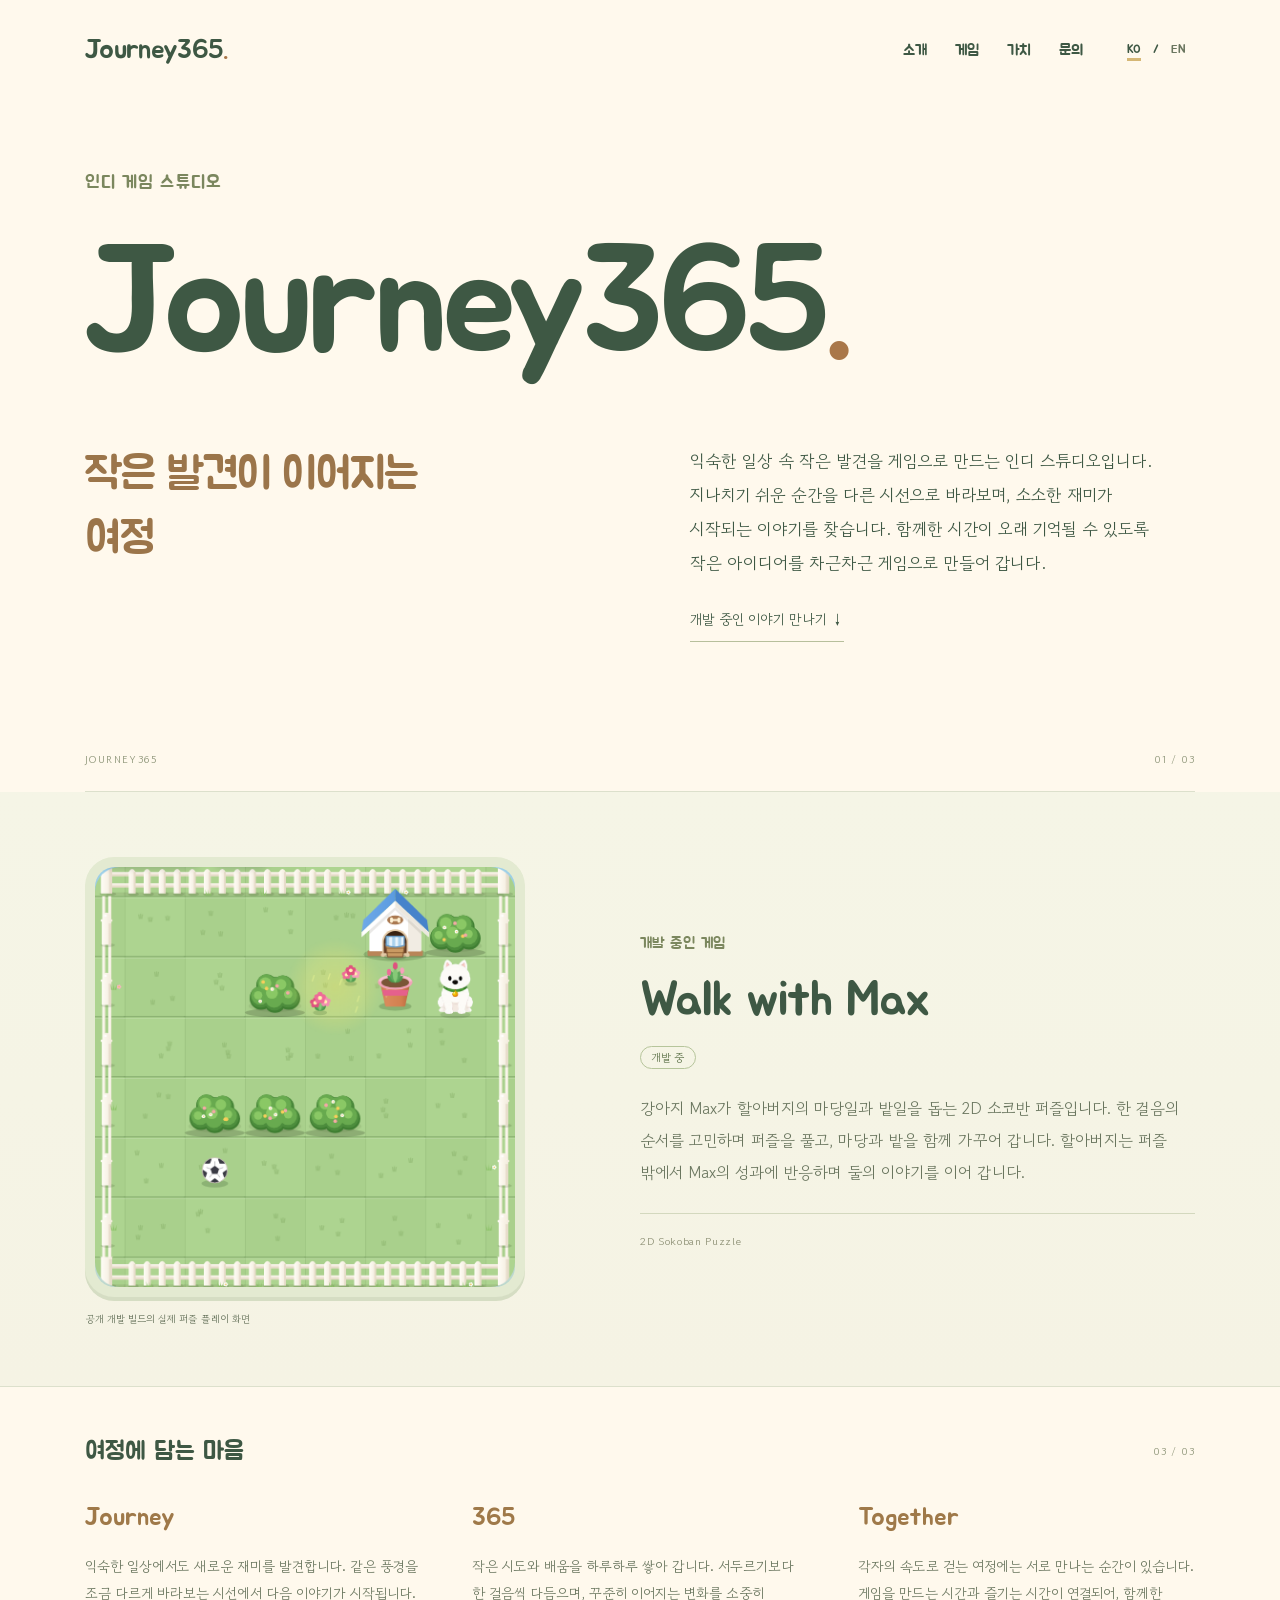
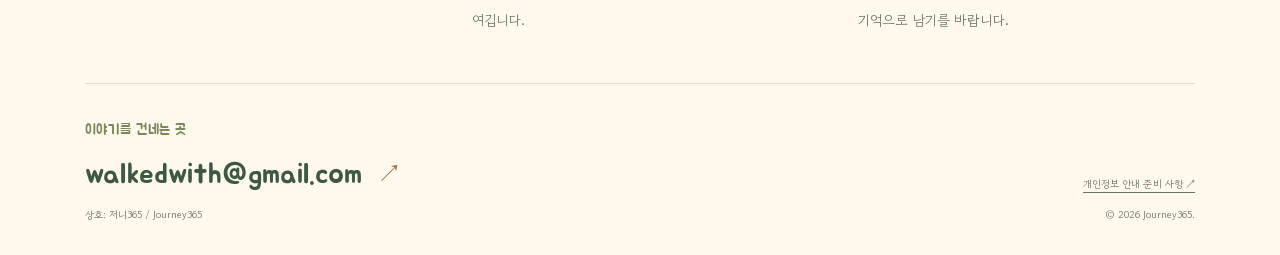
<file: public/index.html>
<!doctype html><html lang="ko"><head><meta charset="utf-8"><meta name="viewport" content="width=device-width,initial-scale=1"><meta name="theme-color" content="#fff9ed"><title>Journey365 · 인디 게임 스튜디오</title><meta name="description" content="저니365 / Journey365. 익숙한 일상에서 작은 재미를 발견하는 인디 게임 스튜디오."><link rel="icon" href="data:,"><link rel="preload" href="assets/fonts/Jua-Regular.ttf" as="font" type="font/ttf" crossorigin><link rel="stylesheet" href="styles.css"><script src="app.js" defer></script></head><body><a class="skip" href="#main" data-i18n="skip">본문으로 건너뛰기</a><header class="header wrap"><a class="brand" href="#main">Journey365<span aria-hidden="true">.</span></a><nav aria-label="Main navigation"><a href="#about" data-i18n="navAboutHome">소개</a><a href="#game" data-i18n="shortNavGame">게임</a><a href="#values" data-i18n="navValuesHome">가치</a><a href="#contact" data-i18n="shortNavContact">문의</a></nav><div class="language" role="group" aria-label="Language"><button type="button" data-lang="ko" aria-pressed="true" aria-label="한국어">KO</button><span aria-hidden="true">/</span><button type="button" data-lang="en" aria-pressed="false" aria-label="English">EN</button></div></header><main id="main"><section id="about" class="hero wrap" aria-labelledby="studio-title"><div class="hero-title"><p class="eyebrow" data-i18n="shortIndie">인디 게임 스튜디오</p><h1 id="studio-title">Journey365<span aria-hidden="true">.</span></h1></div><div class="hero-story"><p class="studio-note" data-i18n="studioNote">작은 발견이 이어지는 여정</p><div class="intro-copy"><p class="tagline" data-i18n="shortIntro">익숙한 일상 속 작은 발견을 게임으로 만드는 인디 스튜디오입니다. 지나치기 쉬운 순간을 다른 시선으로 바라보며, 소소한 재미가 시작되는 이야기를 찾습니다. 함께한 시간이 오래 기억될 수 있도록 작은 아이디어를 차근차근 게임으로 만들어 갑니다.</p><a class="next-link" href="#game" data-i18n="nextGame">개발 중인 이야기 만나기 ↓</a></div></div><div class="hero-bottom" aria-hidden="true"><span>JOURNEY365</span><span>01 / 03</span></div></section><section id="game" class="game-section" aria-labelledby="game-title"><div class="game wrap"><figure><div class="visual"><img src="assets/max-gameplay.png" width="440" height="440" alt="Walk with Max 공개 개발 빌드의 실제 퍼즐 플레이 화면" data-i18n-alt="actualAlt"></div><figcaption data-i18n="actualCaption">공개 개발 빌드의 실제 퍼즐 플레이 화면</figcaption></figure><div class="game-copy"><p class="eyebrow" data-i18n="gameLabel">개발 중인 게임</p><div class="game-heading"><h2 id="game-title" lang="en">Walk with Max</h2><span class="status" data-i18n="status">개발 중</span></div><p class="game-description" data-i18n="shortGame">강아지 Max가 할아버지의 마당일과 밭일을 돕는 2D 소코반 퍼즐입니다. 한 걸음의 순서를 고민하며 퍼즐을 풀고, 마당과 밭을 함께 가꾸어 갑니다. 할아버지는 퍼즐 밖에서 Max의 성과에 반응하며 둘의 이야기를 이어 갑니다.</p><span class="game-genre" lang="en">2D Sokoban Puzzle</span></div></div></section><section id="values" class="values-section wrap" aria-labelledby="values-title"><div class="section-heading"><h2 id="values-title" data-i18n="valuesLabel">여정에 담는 마음</h2><span aria-hidden="true">03 / 03</span></div><div class="values"><p><span lang="en">Journey</span><span data-i18n="shortJourney">익숙한 일상에서도 새로운 재미를 발견합니다. 같은 풍경을 조금 다르게 바라보는 시선에서 다음 이야기가 시작됩니다.</span></p><p><span lang="en">365</span><span data-i18n="shortDaily">작은 시도와 배움을 하루하루 쌓아 갑니다. 서두르기보다 한 걸음씩 다듬으며, 꾸준히 이어지는 변화를 소중히 여깁니다.</span></p><p><span lang="en">Together</span><span data-i18n="shortTogether">각자의 속도로 걷는 여정에는 서로 만나는 순간이 있습니다. 게임을 만드는 시간과 즐기는 시간이 연결되어, 함께한 기억으로 남기를 바랍니다.</span></p></div></section></main><footer id="contact" class="footer wrap"><div><p class="eyebrow" data-i18n="contactLabel">이야기를 건네는 곳</p><a class="email" href="mailto:walkedwith@gmail.com">walkedwith@gmail.com <span aria-hidden="true">↗</span></a><p class="business" data-i18n="shortBusiness">상호: 저니365 / Journey365</p></div><div class="footer-side"><a href="privacy-checklist.html" data-i18n="privacyLink">개인정보 안내 준비 사항 ↗</a><p>© 2026 Journey365.</p></div></footer></body></html>
</file>
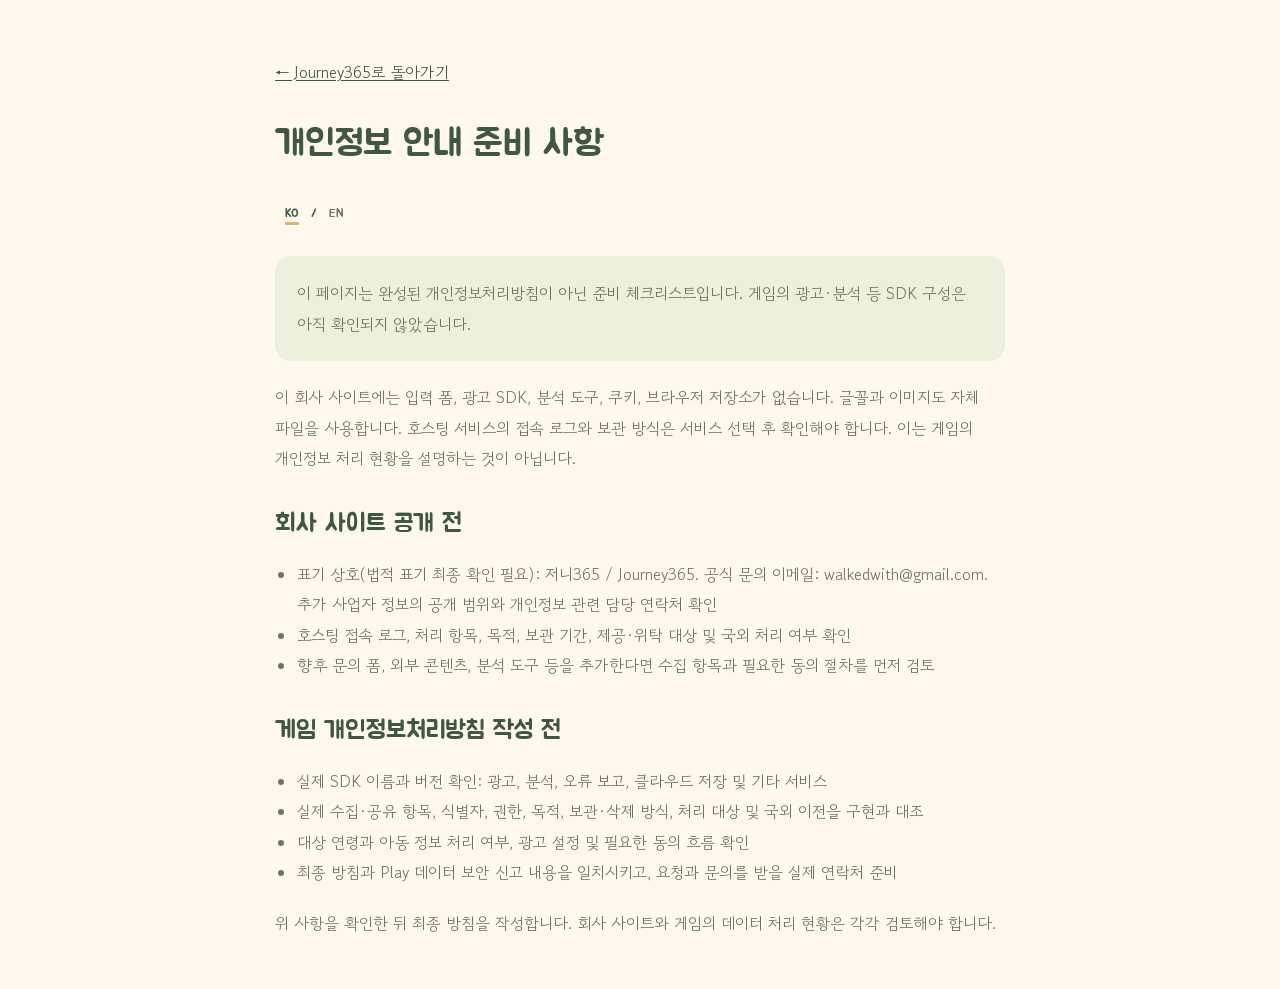
<file: public/privacy-checklist.html>
<!doctype html><html lang="ko"><head><meta charset="utf-8"><meta name="viewport" content="width=device-width, initial-scale=1"><meta name="robots" content="noindex, nofollow"><title>개인정보 안내 준비 사항 · Journey365</title><link rel="icon" href="data:,"><link rel="stylesheet" href="styles.css"><script src="app.js" defer></script></head><body><main class="checklist"><a class="back" href="index.html" data-i18n="back">← Journey365로 돌아가기</a><h1 data-i18n="privacyTitle">개인정보 안내 준비 사항</h1><div class="language" role="group" aria-label="Language"><button type="button" data-lang="ko" aria-pressed="true">KO</button><span aria-hidden="true">/</span><button type="button" data-lang="en" aria-pressed="false">EN</button></div><p class="notice" data-i18n="privacyNotice">이 페이지는 완성된 개인정보처리방침이 아닌 준비 체크리스트입니다. 게임의 광고·분석 등 SDK 구성은 아직 확인되지 않았습니다.</p><p data-i18n="privacyIntro">이 회사 사이트에는 입력 폼, 광고 SDK, 분석 도구, 쿠키, 브라우저 저장소가 없습니다. 글꼴과 이미지도 자체 파일을 사용합니다. 호스팅 서비스의 접속 로그와 보관 방식은 서비스 선택 후 확인해야 합니다. 이는 게임의 개인정보 처리 현황을 설명하는 것이 아닙니다.</p><h2 data-i18n="privacyWebsiteTitle">회사 사이트 공개 전</h2><ul><li data-i18n="privacyWebsite1">표기 상호(법적 표기 최종 확인 필요): 저니365 / Journey365. 공식 문의 이메일: walkedwith@gmail.com. 추가 사업자 정보의 공개 범위와 개인정보 관련 담당 연락처 확인</li><li data-i18n="privacyWebsite2">호스팅 접속 로그, 처리 항목, 목적, 보관 기간, 제공·위탁 대상 및 국외 처리 여부 확인</li><li data-i18n="privacyWebsite3">향후 문의 폼, 외부 콘텐츠, 분석 도구 등을 추가한다면 수집 항목과 필요한 동의 절차를 먼저 검토</li></ul><h2 data-i18n="privacyGameTitle">게임 개인정보처리방침 작성 전</h2><ul><li data-i18n="privacyGame1">실제 SDK 이름과 버전 확인: 광고, 분석, 오류 보고, 클라우드 저장 및 기타 서비스</li><li data-i18n="privacyGame2">실제 수집·공유 항목, 식별자, 권한, 목적, 보관·삭제 방식, 처리 대상 및 국외 이전을 구현과 대조</li><li data-i18n="privacyGame3">대상 연령과 아동 정보 처리 여부, 광고 설정 및 필요한 동의 흐름 확인</li><li data-i18n="privacyGame4">최종 방침과 Play 데이터 보안 신고 내용을 일치시키고, 요청과 문의를 받을 실제 연락처 준비</li></ul><p data-i18n="privacyEnd">위 사항을 확인한 뒤 최종 방침을 작성합니다. 회사 사이트와 게임의 데이터 처리 현황은 각각 검토해야 합니다.</p></main></body></html>
</file>
<file: public/styles.css>
@font-face{font-family:Jua;src:url('assets/fonts/Jua-Regular.ttf') format('truetype');font-display:swap;font-weight:400}@font-face{font-family:'Gowun Dodum';src:url('assets/fonts/GowunDodum-Regular.ttf') format('truetype');font-display:swap;font-weight:400}
:root{--paper:#fff9ed;--ink:#3e5844;--muted:#6a765f;--accent:#a97749;--line:#dce0cc}*{box-sizing:border-box}html{scroll-behavior:smooth;scroll-padding-top:24px}body{margin:0;background:var(--paper);color:var(--ink);font-family:'Gowun Dodum',sans-serif;font-size:16px;line-height:1.8;-webkit-font-smoothing:antialiased}h1,h2,p,figure{margin:0}h1,h2,.brand,.eyebrow{font-family:Jua,sans-serif;font-weight:400}a{color:inherit;text-decoration:none}p{word-break:keep-all;overflow-wrap:break-word}button{font:inherit}a:focus-visible,button:focus-visible{outline:3px solid var(--accent);outline-offset:5px}.wrap{width:min(1110px,calc(100% - 96px));margin-inline:auto}.draft{font-size:10px;text-align:center;background:#ebeddc;color:var(--muted);padding:5px 15px}.header{display:flex;align-items:center;gap:34px;height:100px}.brand{font-size:27px;letter-spacing:-.025em}.brand>span,h1>span{color:var(--accent)}nav{display:flex;gap:28px;margin-left:auto;font-family:Jua,sans-serif;font-size:15px}nav a{display:flex;align-items:center;min-height:44px}nav a:hover{color:var(--accent)}.language{display:flex;align-items:center;gap:2px;font-family:Jua,sans-serif;font-size:12px}.language button{background:none;border:0;min-height:44px;min-width:34px;cursor:pointer;color:var(--muted)}.language button[aria-pressed=true]{color:var(--ink);text-decoration:underline;text-underline-offset:5px;text-decoration-thickness:3px;text-decoration-color:#d5b775}
.hero{min-height:692px;padding-top:67px;display:flex;flex-direction:column}.hero-title .eyebrow{font-size:18px;letter-spacing:.06em;color:#7b875e}.hero h1{font-size:clamp(70px,11.8vw,151px);line-height:1.15;letter-spacing:-.045em;margin-top:20px}.hero-story{display:grid;grid-template-columns:1fr 1fr;gap:100px;margin-top:51px}.studio-note{font-family:Jua,sans-serif;font-size:44px;line-height:1.45;max-width:350px;letter-spacing:-.025em;color:#9b754a}.tagline{font-size:17px;line-height:2;max-width:470px}.next-link{display:inline-flex;min-height:44px;align-items:center;gap:10px;margin-top:18px;font-size:14px;border-bottom:1px solid #b7bf9c;color:var(--ink)}.next-link:hover{color:var(--accent)}.hero-bottom{margin-top:auto;padding:30px 0 22px;display:flex;justify-content:space-between;font-size:10px;letter-spacing:.14em;color:#8a9275;border-bottom:1px solid var(--line)}
.game-section{padding:65px 0 59px;background:linear-gradient(180deg,#f5f5e6,#f5f3e4);border-bottom:1px solid var(--line)}.game{display:grid;grid-template-columns:440px 1fr;gap:115px;align-items:center}.game figure{width:100%;min-width:0}.visual{padding:10px;background:#e3ead1;border-radius:29px;box-shadow:0 4px #d5ddc3}.visual img{display:block;width:100%;height:auto;object-fit:contain;border-radius:20px}.game figcaption{font-size:10px;color:var(--muted);margin-top:14px;line-height:1.6}.eyebrow{font-size:15px;color:#7b875e;letter-spacing:.03em}.game-heading{margin-top:15px}.game-heading h2{font-size:49px;line-height:1.2;letter-spacing:-.025em}.status{display:inline-block;font-size:11px;border:1px solid #b6c59b;border-radius:14px;padding:1px 10px;white-space:nowrap;color:#63774f;margin-top:15px}.game-description{font-size:16px;line-height:2;margin-top:23px;color:var(--muted)}.game-genre{display:inline-block;margin-top:25px;font-size:11px;letter-spacing:.06em;color:#8b8e73;padding-top:18px;border-top:1px solid #d3d8be;width:100%}
.values-section{padding-top:47px;padding-bottom:48px}.section-heading{display:flex;justify-content:space-between;align-items:center;margin-bottom:25px}.section-heading h2{font-size:25px;line-height:1.4}.section-heading>span{font-size:10px;letter-spacing:.14em;color:#8a9275}.values{display:grid;grid-template-columns:repeat(3,minmax(0,1fr));gap:50px}.values>p{font-size:14px;line-height:1.95}.values>p>span{display:block}.values>p>span:first-child{font-family:Jua,sans-serif;font-size:25px;color:#9f7949;margin-bottom:10px}.values>p>span:last-child{color:var(--muted)}.footer{border-top:1px solid var(--line);padding-block:34px 31px;display:flex;align-items:end;justify-content:space-between;gap:35px}.footer .eyebrow{font-size:14px;margin-bottom:10px}.email{display:inline-flex;align-items:center;gap:15px;font-family:Jua,sans-serif;font-size:29px;min-height:44px;line-height:1.3}.email>span{color:var(--accent);font-size:25px}.email:hover{color:var(--accent)}.business{font-size:10px;color:var(--muted);margin-top:9px}.footer-side{font-size:10px;color:var(--muted);text-align:right;line-height:1.8}.footer-side a{display:inline-flex;align-items:center;min-height:44px;text-decoration:underline;text-underline-offset:4px}.skip{position:fixed;top:-100px;left:16px;z-index:10;background:var(--ink);color:var(--paper);border-radius:7px;padding:12px 16px}.skip:focus{top:12px}.checklist{max-width:780px;margin:50px auto;padding:0 25px}.checklist .back{display:inline-flex;align-items:center;min-height:44px;text-decoration:underline;margin-bottom:25px}.checklist h1{font-size:36px;line-height:1.4}.checklist h2{font-size:25px;margin-top:32px;line-height:1.5}.checklist p,.checklist li{font-size:16px;line-height:1.9;color:var(--muted)}.checklist p{margin-top:21px}.checklist .notice{background:#edf0db;border-radius:16px;padding:22px}.checklist .language{margin-top:22px}.checklist ul{padding-left:22px}
@media(max-width:1000px){.wrap{width:calc(100% - 64px)}.hero-story{gap:45px}.studio-note{font-size:37px}.tagline{font-size:16px}.game{grid-template-columns:1fr 1fr;gap:55px}.game-heading h2{font-size:39px}.values{gap:30px}.game-description{font-size:15px}}
@media(max-width:700px){.wrap{width:calc(100% - 40px)}.header{height:auto;min-height:113px;display:grid;grid-template-columns:1fr auto;gap:0 15px;padding-top:13px;padding-bottom:10px}.brand{font-size:25px}.language{grid-column:2;grid-row:1}.language button{min-width:29px}nav{grid-row:2;grid-column:1/-1;justify-content:space-between;margin:0;gap:15px;font-size:13px}nav a{min-height:39px}.hero{min-height:0;padding-top:42px}.hero-title .eyebrow{font-size:14px}.hero h1{font-size:clamp(45px,12.7vw,77px);margin-top:20px}.hero-story{grid-template-columns:1fr;gap:25px;margin-top:30px}.studio-note{font-size:33px;max-width:285px;line-height:1.5}.tagline{font-size:15px;line-height:2;max-width:none}.next-link{font-size:13px;margin-top:15px}.hero-bottom{margin-top:32px;padding-bottom:20px;padding-top:0;font-size:9px}.game-section{padding:36px 0}.game{grid-template-columns:1fr;gap:29px}.game figure{max-width:440px;margin-inline:auto}.visual{padding:9px;border-radius:26px}.visual img{border-radius:18px}.game figcaption{font-size:9px;margin-top:12px}.game-copy .eyebrow{font-size:13px}.game-heading{margin-top:11px;display:flex;align-items:center;gap:12px;flex-wrap:wrap}.game-heading h2{font-size:34px}.status{margin-top:0;font-size:10px}.game-description{font-size:14px;line-height:2;margin-top:17px}.game-genre{font-size:10px;margin-top:19px;padding-top:13px}.values-section{padding-block:32px}.section-heading{margin-bottom:26px}.section-heading h2{font-size:23px}.values{grid-template-columns:1fr;gap:24px}.values>p{display:grid;grid-template-columns:84px 1fr;gap:18px;font-size:13px;line-height:1.95}.values>p>span:first-child{font-size:20px;margin:0}.footer{padding-block:26px;display:block}.footer .eyebrow{font-size:13px;margin-bottom:6px}.email{font-size:23px;gap:13px}.business{margin-top:5px;font-size:10px}.footer-side{text-align:left;margin-top:10px;display:flex;align-items:center;justify-content:space-between;gap:15px;font-size:9px}.checklist{margin-top:30px}.checklist h1{font-size:30px}.checklist p,.checklist li{font-size:15px}}
@media(max-width:359px){.wrap{width:calc(100% - 32px)}.studio-note{font-size:30px}.values>p{grid-template-columns:75px 1fr;gap:12px;font-size:12px}.values>p>span:first-child{font-size:18px}.email{font-size:21px}.game-heading h2{font-size:30px}}
@media(prefers-reduced-motion:reduce){html{scroll-behavior:auto}*,*:before,*:after{transition:none!important;animation:none!important}}
</file>
